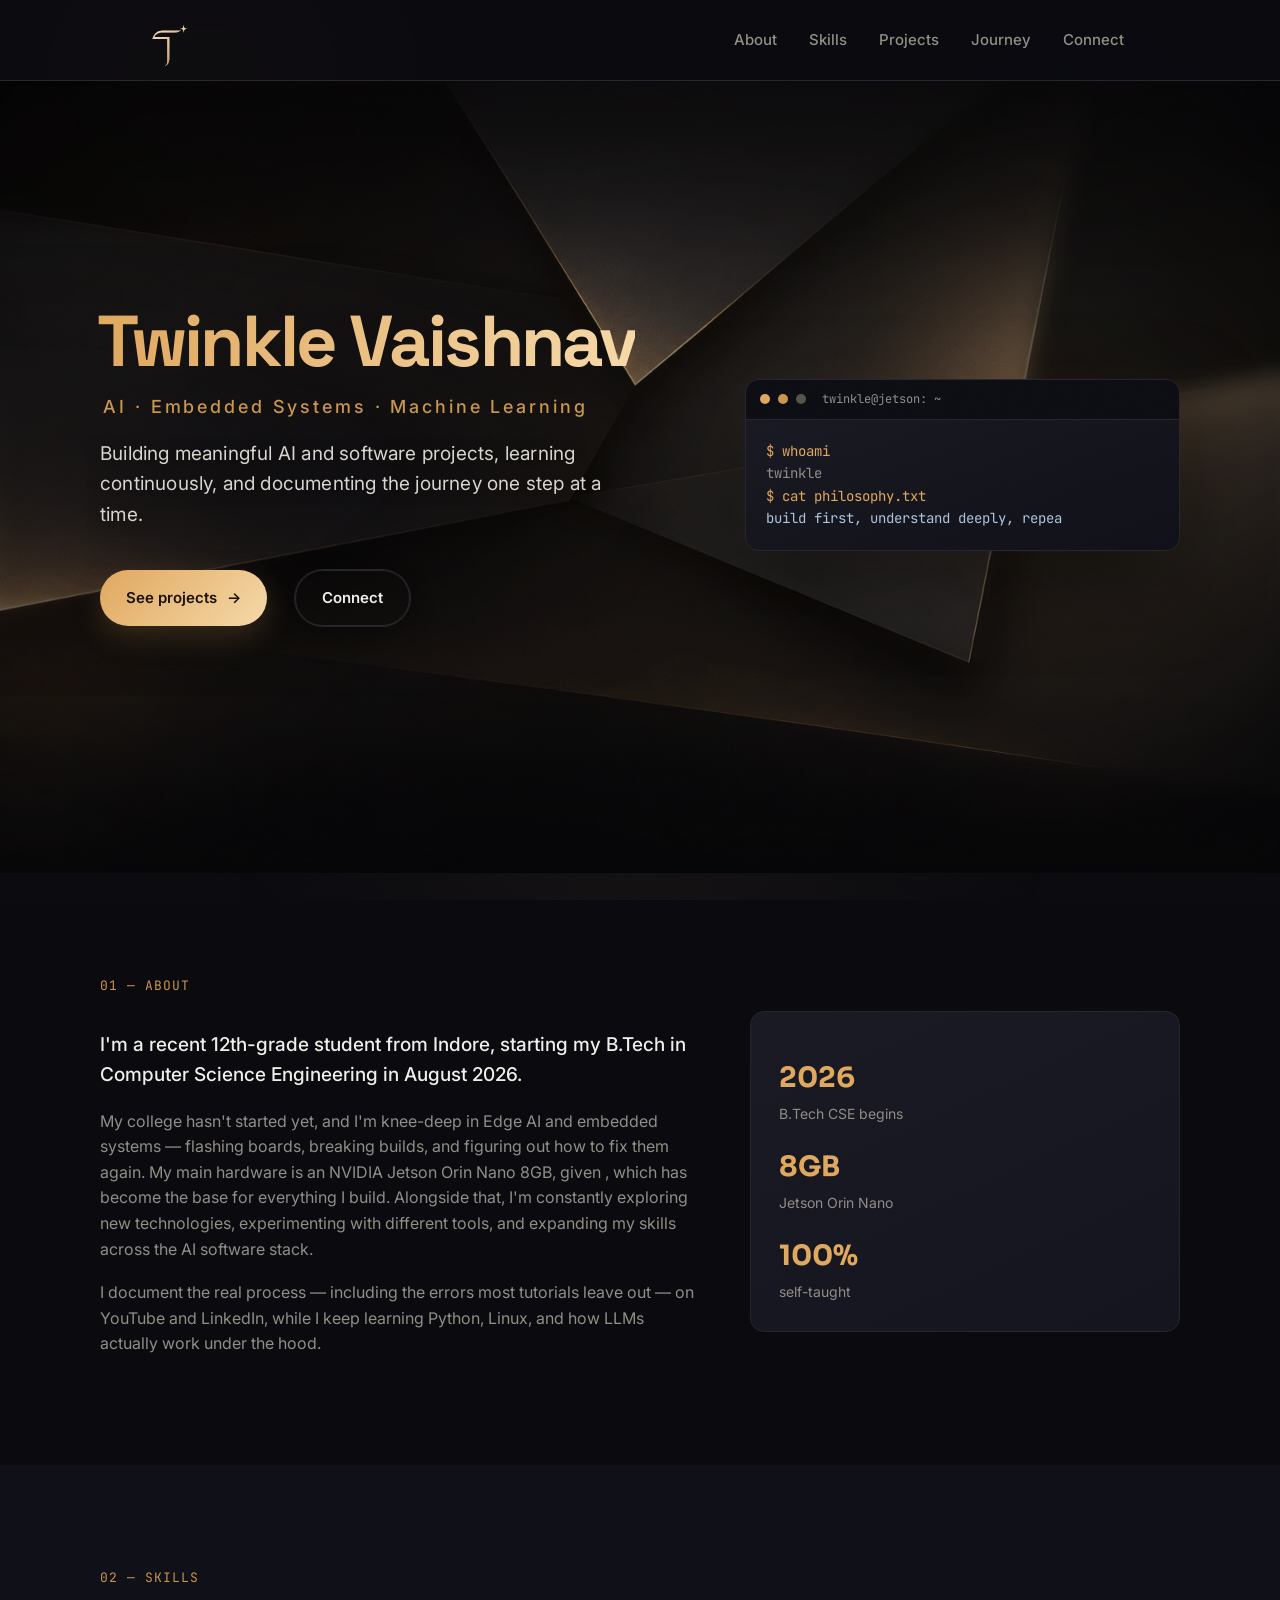
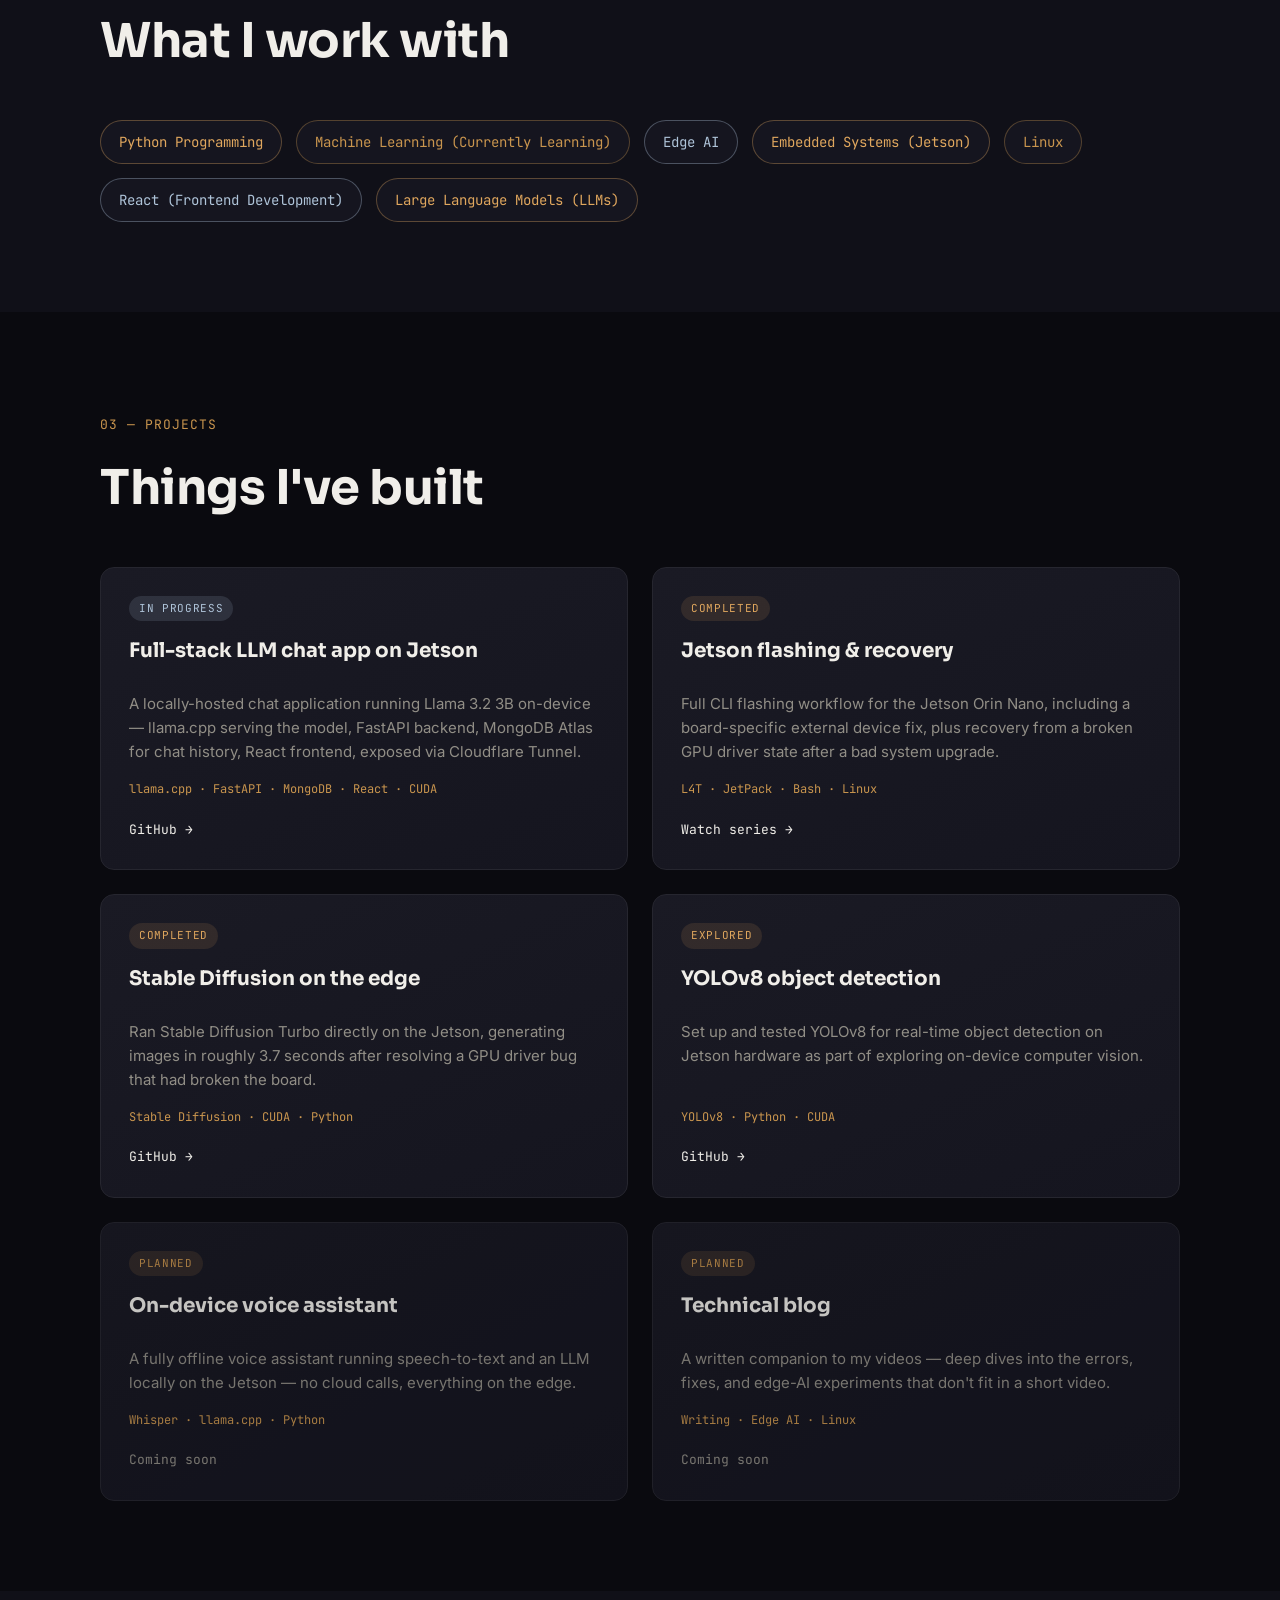
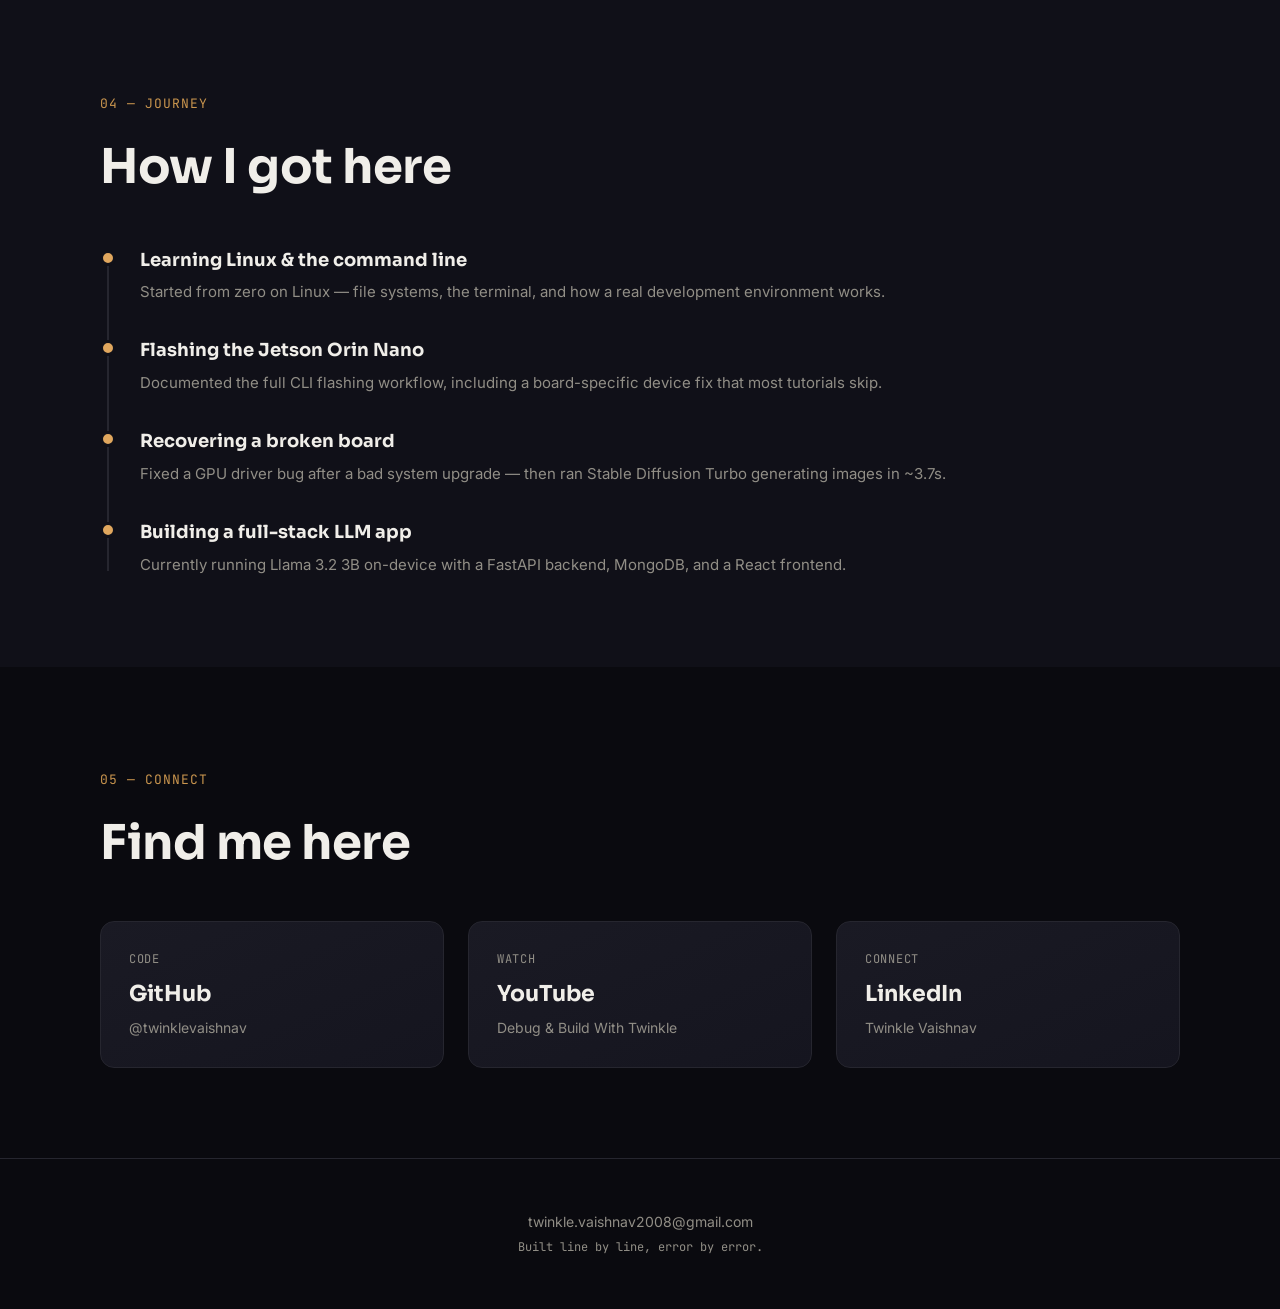
<file: index.html>
<!DOCTYPE html>
<html lang="en">
<head>
<meta charset="UTF-8">
<meta name="viewport" content="width=device-width, initial-scale=1.0">
<title>Twinkle Vaishnav — Edge AI &amp; Embedded Systems Engineer</title>

<!-- SEO -->
<meta name="description" content="Twinkle Vaishnav — self-taught Edge AI and embedded systems builder working on NVIDIA Jetson Orin Nano. Python, Linux, LLMs, documented in public.">
<meta name="author" content="Twinkle Vaishnav">
<meta name="robots" content="index, follow">
<link rel="canonical" href="https://your-domain.com/">

<!-- Open Graph (for LinkedIn / social link previews) -->
<meta property="og:type" content="website">
<meta property="og:title" content="Twinkle Vaishnav — Edge AI &amp; Embedded Systems">
<meta property="og:description" content="Self-taught Edge AI builder. Running AI models on-device with NVIDIA Jetson Orin Nano.">
<meta property="og:url" content="https://your-domain.com/">

<link rel="preconnect" href="https://fonts.googleapis.com">
<link rel="preconnect" href="https://fonts.gstatic.com" crossorigin>
<link href="https://fonts.googleapis.com/css2?family=Space+Grotesk:wght@700&family=Sora:wght@500;600;700&family=Inter:wght@400;500;600&family=JetBrains+Mono:wght@400;500&display=swap" rel="stylesheet">
<link rel="stylesheet" href="style.css">
</head>
<body id="top">

<div class="bg-glow" aria-hidden="true"></div>

<a href="#main" class="skip-link">Skip to content</a>

<header class="nav">
  <div class="nav-bar">
    <a href="#top" class="nav-logo-outer"><img src="logo.png" alt="Twinkle Vaishnav logo" class="nav-logo-img"></a>
    <div class="nav-inner">
      <nav class="nav-links" id="navLinks" aria-label="Primary">
        <a href="#about">About</a>
        <a href="#skills">Skills</a>
        <a href="#projects">Projects</a>
        <a href="#journey">Journey</a>
        <a href="#connect">Connect</a>
      </nav>
      <div class="nav-controls">
        <button class="nav-toggle" id="navToggle" aria-label="Toggle menu" aria-expanded="false" aria-controls="navLinks">
          <span></span><span></span><span></span>
        </button>
      </div>
    </div>
  </div>
</header>

<main id="main">

  <section class="hero">
    <div class="hero-atmosphere" aria-hidden="true">
      <div class="poly-panel poly-top"></div>
      <div class="poly-panel poly-left"></div>
      <div class="poly-panel poly-bottom"></div>
      <div class="poly-panel poly-right"></div>
      <div class="poly-glow"></div>
    </div>
    <div class="hero-veil" aria-hidden="true"></div>

    <div class="hero-content">
      <div class="hero-inner">
        <div class="hero-text-scrim" aria-hidden="true"></div>
        <div class="hero-glass" aria-hidden="true"></div>
        <h1 class="hero-greeting"><span class="accent">Twinkle Vaishnav</span></h1>
        <p class="hero-focus">AI · Embedded Systems · Machine Learning</p>
        <p class="hero-sub">Building meaningful AI and software projects, learning continuously, and documenting the journey one step at a time.</p>

        <div class="hero-actions">
          <a class="btn btn-primary" href="#projects">See projects <span class="btn-arrow" aria-hidden="true">→</span></a>
          <a class="btn btn-ghost" href="#connect">Connect</a>
        </div>
      </div>

      <div class="hero-terminal">
        <div class="terminal" role="img" aria-label="Terminal showing a short reflection on my mindset: build first, understand deeply, repeat — still building, still learning">
          <div class="terminal-bar">
            <span class="tdot r"></span><span class="tdot y"></span><span class="tdot g"></span>
            <span class="terminal-title">twinkle@jetson: ~</span>
          </div>
          <div class="terminal-body" id="terminalBody"></div>
        </div>
      </div>
    </div>
  </section>

  <section class="section reveal" id="about">
    <div class="section-inner">
      <p class="section-label">01 — About</p>
      <div class="about-grid">
        <div class="about-text">
          <p>I'm a recent 12th-grade student from Indore, starting my B.Tech in Computer Science Engineering in August 2026.</p>
          <p>My college hasn't started yet, and I'm knee-deep in Edge AI and embedded systems — flashing boards, breaking builds, and figuring out how to fix them again. My main hardware is an NVIDIA Jetson Orin Nano 8GB, given , which has become the base for everything I build. Alongside that, I'm constantly exploring new technologies, experimenting with different tools, and expanding my skills across the AI software stack.</p>
          <p>I document the real process — including the errors most tutorials leave out — on YouTube and LinkedIn, while I keep learning Python, Linux, and how LLMs actually work under the hood.</p>
        </div>
        <div class="about-stat-card">
          <p class="stat-line"><span class="stat-num">2026</span><span class="stat-label">B.Tech CSE begins</span></p>
          <p class="stat-line"><span class="stat-num">8GB</span><span class="stat-label">Jetson Orin Nano</span></p>
          <p class="stat-line"><span class="stat-num">100%</span><span class="stat-label">self-taught</span></p>
        </div>
      </div>
    </div>
  </section>

  <section class="section alt reveal" id="skills">
    <div class="section-inner">
      <p class="section-label">02 — Skills</p>
      <h2>What I work with</h2>
      <div class="tag-cloud">
        <span class="tag c1">Python Programming</span>
        <span class="tag c2">Machine Learning (Currently Learning)</span>
        <span class="tag c3">Edge AI</span>
        <span class="tag c1">Embedded Systems (Jetson)</span>
        <span class="tag c2">Linux</span>
        <span class="tag c3">React (Frontend Development)</span>
        <span class="tag c1">Large Language Models (LLMs)</span>
      </div>
    </div>
  </section>

  <section class="section reveal" id="projects">
    <div class="section-inner">
      <p class="section-label">03 — Projects</p>
      <h2>Things I've built</h2>
      <div class="project-grid">

        <article class="project-card">
          <span class="status-badge s-progress">In progress</span>
          <h3>Full-stack LLM chat app on Jetson</h3>
          <p class="project-desc">A locally-hosted chat application running Llama 3.2 3B on-device — llama.cpp serving the model, FastAPI backend, MongoDB Atlas for chat history, React frontend, exposed via Cloudflare Tunnel.</p>
          <p class="project-stack">llama.cpp · FastAPI · MongoDB · React · CUDA</p>
          <div class="project-links">
            <a href="https://github.com/twinklevaishnav" target="_blank" rel="noopener noreferrer">GitHub →</a>
          </div>
        </article>

        <article class="project-card">
          <span class="status-badge s-done">Completed</span>
          <h3>Jetson flashing &amp; recovery</h3>
          <p class="project-desc">Full CLI flashing workflow for the Jetson Orin Nano, including a board-specific external device fix, plus recovery from a broken GPU driver state after a bad system upgrade.</p>
          <p class="project-stack">L4T · JetPack · Bash · Linux</p>
          <div class="project-links">
            <a href="https://www.youtube.com/playlist?list=PLaxeH9rdOUm5Hvx1RVHM9fM-ZnBTdy30A" target="_blank" rel="noopener noreferrer">Watch series →</a>
          </div>
        </article>

        <article class="project-card">
          <span class="status-badge s-done">Completed</span>
          <h3>Stable Diffusion on the edge</h3>
          <p class="project-desc">Ran Stable Diffusion Turbo directly on the Jetson, generating images in roughly 3.7 seconds after resolving a GPU driver bug that had broken the board.</p>
          <p class="project-stack">Stable Diffusion · CUDA · Python</p>
          <div class="project-links">
            <a href="https://github.com/twinklevaishnav" target="_blank" rel="noopener noreferrer">GitHub →</a>
          </div>
        </article>

        <article class="project-card">
          <span class="status-badge s-done">Explored</span>
          <h3>YOLOv8 object detection</h3>
          <p class="project-desc">Set up and tested YOLOv8 for real-time object detection on Jetson hardware as part of exploring on-device computer vision.</p>
          <p class="project-stack">YOLOv8 · Python · CUDA</p>
          <div class="project-links">
            <a href="https://github.com/twinklevaishnav" target="_blank" rel="noopener noreferrer">GitHub →</a>
          </div>
        </article>

        <article class="project-card planned">
          <span class="status-badge s-planned">Planned</span>
          <h3>On-device voice assistant</h3>
          <p class="project-desc">A fully offline voice assistant running speech-to-text and an LLM locally on the Jetson — no cloud calls, everything on the edge.</p>
          <p class="project-stack">Whisper · llama.cpp · Python</p>
          <div class="project-links">
            <span class="link-muted">Coming soon</span>
          </div>
        </article>

        <article class="project-card planned">
          <span class="status-badge s-planned">Planned</span>
          <h3>Technical blog</h3>
          <p class="project-desc">A written companion to my videos — deep dives into the errors, fixes, and edge-AI experiments that don't fit in a short video.</p>
          <p class="project-stack">Writing · Edge AI · Linux</p>
          <div class="project-links">
            <span class="link-muted">Coming soon</span>
          </div>
        </article>

      </div>
    </div>
  </section>

  <section class="section alt reveal" id="journey">
    <div class="section-inner">
      <p class="section-label">04 — Journey</p>
      <h2>How I got here</h2>
      <ol class="timeline">
        <li class="timeline-item">
          <span class="timeline-dot"></span>
          <h3>Learning Linux &amp; the command line</h3>
          <p>Started from zero on Linux — file systems, the terminal, and how a real development environment works.</p>
        </li>
        <li class="timeline-item">
          <span class="timeline-dot"></span>
          <h3>Flashing the Jetson Orin Nano</h3>
          <p>Documented the full CLI flashing workflow, including a board-specific device fix that most tutorials skip.</p>
        </li>
        <li class="timeline-item">
          <span class="timeline-dot"></span>
          <h3>Recovering a broken board</h3>
          <p>Fixed a GPU driver bug after a bad system upgrade — then ran Stable Diffusion Turbo generating images in ~3.7s.</p>
        </li>
        <li class="timeline-item">
          <span class="timeline-dot"></span>
          <h3>Building a full-stack LLM app</h3>
          <p>Currently running Llama 3.2 3B on-device with a FastAPI backend, MongoDB, and a React frontend.</p>
        </li>
      </ol>
    </div>
  </section>

  <section class="section reveal" id="connect">
    <div class="section-inner">
      <p class="section-label">05 — Connect</p>
      <h2>Find me here</h2>
      <div class="connect-grid">
        <a class="connect-card gh" href="https://github.com/twinklevaishnav" target="_blank" rel="noopener noreferrer">
          <span class="connect-kicker">Code</span>
          <span class="connect-name">GitHub</span>
          <span class="connect-sub">@twinklevaishnav</span>
        </a>
        <a class="connect-card yt" href="https://www.youtube.com/playlist?list=PLaxeH9rdOUm5Hvx1RVHM9fM-ZnBTdy30A" target="_blank" rel="noopener noreferrer">
          <span class="connect-kicker">Watch</span>
          <span class="connect-name">YouTube</span>
          <span class="connect-sub">Debug &amp; Build With Twinkle</span>
        </a>
        <a class="connect-card li" href="https://www.linkedin.com/in/twinkle-vaishnav-84213a413" target="_blank" rel="noopener noreferrer">
          <span class="connect-kicker">Connect</span>
          <span class="connect-name">LinkedIn</span>
          <span class="connect-sub">Twinkle Vaishnav</span>
        </a>
      </div>
    </div>
  </section>

</main>

<footer class="footer">
  <p><a href="mailto:twinkle.vaishnav2008@gmail.com">twinkle.vaishnav2008@gmail.com</a></p>
  <p class="footer-note">Built line by line, error by error.</p>
</footer>

<script src="script.js"></script>
</body>
</html>
</file>
<file: style.css>
/* ===== Design tokens ===== */
/* Dark cinematic theme (single theme) */
:root {
  --bg: #0A0A0F;
  --bg-soft: #101018;
  --surface: #15151F;
  --surface-2: #1A1A24;
  --border: #26262F;
  --nav-bg: rgba(10, 10, 15, 0.78);

  --text: #F0EEE9;
  --text-muted: #918E86;

  --gold: #E0A75E;
  --gold-soft: #C9954E;
  --ice: #AFC4D9;
  --dot-off: #55544C;

  --beam-color: rgba(224, 167, 94, 0.05);
  --orb-highlight: #3A3A46;
  --orb-mid: #17171F;
  --orb-shadow: #05050A;
  --orb-glow: rgba(224, 167, 94, 0.22);
  --grain-opacity: 0.035;

  --font-display: 'Sora', sans-serif;
  --font-hero-name: 'Space Grotesk', sans-serif;
  --font-body: 'Inter', sans-serif;
  --font-mono: 'JetBrains Mono', monospace;

  --radius: 14px;
  --maxw: 1080px;
  --nav-h: 84px;
}

* { box-sizing: border-box; }
html { scroll-behavior: smooth; }

body {
  margin: 0;
  padding-top: var(--nav-h);
  background: var(--bg);
  color: var(--text);
  font-family: var(--font-body);
  line-height: 1.6;
  overflow-x: hidden;
}

a { color: inherit; text-decoration: none; }
h1, h2, h3 { font-family: var(--font-display); margin: 0; }

/* Film-grain texture over the whole page */
body::after {
  content: "";
  position: fixed;
  inset: 0;
  z-index: 999;
  pointer-events: none;
  opacity: var(--grain-opacity);
  mix-blend-mode: overlay;
  background-image: url("data:image/svg+xml,%3Csvg xmlns='http://www.w3.org/2000/svg' width='140' height='140'%3E%3Cfilter id='n'%3E%3CfeTurbulence type='fractalNoise' baseFrequency='0.9' numOctaves='2' stitchTiles='stitch'/%3E%3C/filter%3E%3Crect width='100%25' height='100%25' filter='url(%23n)'/%3E%3C/svg%3E");
}

/* Accessibility: skip link + focus */
.skip-link {
  position: absolute;
  left: -999px;
  top: 0;
  background: var(--gold);
  color: #1A1206;
  padding: 10px 18px;
  border-radius: 0 0 8px 0;
  z-index: 200;
  font-weight: 600;
}
.skip-link:focus { left: 0; }

a:focus-visible, button:focus-visible {
  outline: 2px solid var(--gold);
  outline-offset: 3px;
  border-radius: 4px;
}

/* Ambient background glow */
.bg-glow {
  position: fixed;
  inset: 0;
  z-index: -1;
  background:
    radial-gradient(600px circle at 15% 10%, rgba(224, 167, 94, 0.10), transparent 60%),
    radial-gradient(500px circle at 85% 30%, rgba(175, 196, 217, 0.08), transparent 60%),
    radial-gradient(700px circle at 50% 90%, rgba(201, 149, 78, 0.06), transparent 60%);
}

/* ===== Nav =====
   Fixed full-width bar that slides up out of view while scrolling down
   and slides back in on scroll up (see script.js), so it never sits on
   top of section content for more than a moment. Height is measured in
   JS into --nav-h, which offsets body/scroll-margin so nothing starts
   out hidden underneath it. */
.nav {
  position: fixed;
  top: 0;
  left: 0;
  right: 0;
  z-index: 100;
  width: 100%;
  background: var(--nav-bg);
  backdrop-filter: blur(14px);
  -webkit-backdrop-filter: blur(14px);
  border-bottom: 1px solid var(--border);
  transform: translateY(0);
  transition: transform 0.3s ease, background 0.25s ease, border-color 0.25s ease, color 0.25s ease;
}
.nav.nav-hidden { transform: translateY(-100%); }
.nav-bar {
  max-width: var(--maxw);
  margin: 0 auto;
  padding: 12px 24px;
  display: flex;
  align-items: center;
  justify-content: space-between;
  gap: 24px;
}
.nav-logo-outer { display: flex; align-items: center; flex-shrink: 0; }
.nav-logo-img { height: 56px; width: auto; display: block; }

.nav-inner {
  flex: 1;
  min-width: 0;
  position: relative;
  display: flex;
  align-items: center;
  justify-content: flex-end;
  gap: 32px;
}

.nav-controls { display: flex; align-items: center; gap: 16px; }

.nav-links {
  display: flex;
  gap: 32px;
  font-size: 15px;
  font-weight: 500;
}
.nav-links a { color: var(--text-muted); transition: color 0.2s; }
.nav-links a:hover { color: var(--gold); }

.nav-toggle {
  display: none;
  flex-direction: column;
  justify-content: center;
  gap: 5px;
  background: none;
  border: none;
  cursor: pointer;
  padding: 8px;
}
.nav-toggle span { width: 22px; height: 2px; background: var(--text); border-radius: 2px; transition: 0.25s; }
.nav-toggle[aria-expanded="true"] span:nth-child(1) { transform: translateY(7px) rotate(45deg); }
.nav-toggle[aria-expanded="true"] span:nth-child(2) { opacity: 0; }
.nav-toggle[aria-expanded="true"] span:nth-child(3) { transform: translateY(-7px) rotate(-45deg); }

/* ===== Hero ===== */
.hero {
  position: relative;
  overflow: hidden;
  padding: 76px 24px 100px;
  min-height: 88vh;
  display: flex;
  align-items: center;
}

.hero-atmosphere {
  position: absolute;
  inset: 0;
  z-index: 0;
  overflow: hidden;
  opacity: 0.86;
  filter: brightness(0.82) saturate(0.85);
}

/* Cinematic letterbox veil: recedes the polygon field at the top/bottom
   edges so it reads as atmosphere rather than the focal point, leaving
   the middle band (where the hero content sits) clearest. */
.hero-veil {
  position: absolute;
  inset: 0;
  z-index: 1;
  pointer-events: none;
  background: linear-gradient(
    180deg,
    rgba(5, 5, 8, 0.4) 0%,
    rgba(5, 5, 8, 0.06) 24%,
    rgba(5, 5, 8, 0.06) 76%,
    rgba(5, 5, 8, 0.45) 100%
  );
}

/* Polygon entrance background: 4 large triangular panels of the same
   image slide in from top/left/bottom/right, one after another, then
   lock into place — together they reconstruct the full image with no
   seams, since each panel is just a clipped view of the same picture
   at the same position. Panels never move again once settled. */
.poly-panel {
  position: absolute;
  inset: 0;
  background-image: url("background-refined.png");
  background-size: cover;
  background-position: center;
  opacity: 0;
  animation-timing-function: cubic-bezier(0.22, 1, 0.36, 1);
  animation-fill-mode: forwards;
}
.poly-top {
  clip-path: polygon(0% 0%, 100% 0%, 50% 50%);
  transform: translateY(-100%);
  animation-name: polyInTop;
  animation-duration: 900ms;
  animation-delay: 0ms;
}
.poly-left {
  clip-path: polygon(0% 0%, 0% 100%, 50% 50%);
  transform: translateX(-100%);
  animation-name: polyInLeft;
  animation-duration: 900ms;
  animation-delay: 200ms;
}
.poly-bottom {
  clip-path: polygon(0% 100%, 100% 100%, 50% 50%);
  transform: translateY(100%);
  animation-name: polyInBottom;
  animation-duration: 900ms;
  animation-delay: 400ms;
}
.poly-right {
  clip-path: polygon(100% 0%, 100% 100%, 50% 50%);
  transform: translateX(100%);
  animation-name: polyInRight;
  animation-duration: 900ms;
  animation-delay: 600ms;
}
@keyframes polyInTop {
  0% { transform: translateY(-100%); opacity: 0; }
  60% { opacity: 1; }
  100% { transform: translateY(0); opacity: 1; }
}
@keyframes polyInLeft {
  0% { transform: translateX(-100%); opacity: 0; }
  60% { opacity: 1; }
  100% { transform: translateX(0); opacity: 1; }
}
@keyframes polyInBottom {
  0% { transform: translateY(100%); opacity: 0; }
  60% { opacity: 1; }
  100% { transform: translateY(0); opacity: 1; }
}
@keyframes polyInRight {
  0% { transform: translateX(100%); opacity: 0; }
  60% { opacity: 1; }
  100% { transform: translateX(0); opacity: 1; }
}

/* Subtle ambient gold glow that appears once all 4 panels have locked */
.poly-glow {
  position: absolute;
  inset: 0;
  background: radial-gradient(120% 90% at 50% 40%, var(--orb-glow), transparent 70%);
  opacity: 0;
  pointer-events: none;
  animation: polyGlowIn 700ms ease-out 1800ms forwards;
}
@keyframes polyGlowIn {
  0% { opacity: 0; }
  100% { opacity: 0.55; }
}

.hero-content {
  position: relative;
  z-index: 2;
  max-width: var(--maxw);
  margin: 0 auto;
  width: 100%;
  display: grid;
  gap: 56px;
  opacity: 0;
  animation: heroContentIn 400ms cubic-bezier(0.22, 1, 0.36, 1) 2000ms forwards;
}
@keyframes heroContentIn {
  0% { opacity: 0; }
  100% { opacity: 1; }
}

.hero-inner { max-width: 640px; position: relative; }

/* Soft readability scrim behind the tagline/buttons only — biased toward
   the lower part of the column so it doesn't dull the name above it. */
.hero-text-scrim {
  position: absolute;
  z-index: -1;
  inset: -60px -90px -70px -110px;
  background: radial-gradient(ellipse farthest-side at 30% 58%,
    rgba(5, 5, 8, 0.34) 0%,
    rgba(5, 5, 8, 0.18) 40%,
    rgba(5, 5, 8, 0.07) 65%,
    transparent 100%);
  pointer-events: none;
}

/* Frosted-glass oval behind the hero text only: blurs/tints the busy
   panel background right under the type, fading out via mask-image so
   it has no hard edge. Its own element (not on the background image),
   sits above the panels but below the text via z-index. */
.hero-glass {
  position: absolute;
  z-index: 1;
  inset: -60px -90px -70px -110px;
  backdrop-filter: blur(11px);
  -webkit-backdrop-filter: blur(11px);
  background: rgba(10, 10, 15, 0.30);
  mask-image: radial-gradient(150% 90% at 6% 50%, #000 30%, transparent 62%);
  -webkit-mask-image: radial-gradient(150% 90% at 6% 50%, #000 30%, transparent 62%);
  pointer-events: none;
}

.hero-greeting {
  position: relative;
  z-index: 2;
  font-family: var(--font-hero-name);
  font-size: clamp(40px, 6vw, 72px);
  font-weight: 700;
  line-height: 1.05;
  letter-spacing: -0.04em;
  color: var(--text);
  margin: 0 0 14px;
  margin-left: -0.04em;
}
.hero-greeting .accent {
  background: linear-gradient(100deg, var(--gold), #F5D9A8);
  -webkit-background-clip: text;
  background-clip: text;
  -webkit-text-fill-color: transparent;
}

.hero-focus {
  position: relative;
  z-index: 2;
  font-family: var(--font-body);
  font-weight: 500;
  font-size: clamp(16px, 1.6vw, 18px);
  line-height: 1.4;
  letter-spacing: 0.16em;
  color: var(--gold-soft);
  margin: 0 0 20px 0.18em;
  max-width: 100%;
}

.hero-sub {
  position: relative;
  z-index: 2;
  font-family: var(--font-body);
  font-weight: 400;
  font-size: clamp(16px, 1.9vw, 19px);
  line-height: 1.6;
  letter-spacing: 0.01em;
  color: #D8D5CE;
  text-shadow: 0 2px 14px rgba(0, 0, 0, 0.5);
  max-width: 42ch;
  margin: 0 0 40px;
}

.hero-terminal { position: relative; z-index: 2; }

.terminal {
  text-align: left;
  background: linear-gradient(160deg, var(--surface-2), var(--bg-soft));
  border: 1px solid var(--border);
  border-radius: var(--radius);
  overflow: hidden;
  box-shadow: 0 30px 80px rgba(0, 0, 0, 0.5), 0 0 40px rgba(224, 167, 94, 0.05);
}
.terminal-bar {
  display: flex; align-items: center; gap: 8px;
  padding: 10px 14px;
  background: #0D0D14;
  border-bottom: 1px solid var(--border);
}
.tdot { width: 10px; height: 10px; border-radius: 50%; display: inline-block; }
.tdot.r { background: var(--gold); }
.tdot.y { background: var(--gold-soft); }
.tdot.g { background: var(--dot-off); }
.terminal-title { margin-left: 8px; font-family: var(--font-mono); font-size: 12px; color: var(--text-muted); }

.terminal-body {
  font-family: var(--font-mono);
  font-size: 14px;
  padding: 20px;
  min-height: 130px;
  color: var(--gold);
  white-space: pre-wrap;
  word-break: break-word;
}
.terminal-body .line-muted { color: var(--text-muted); }
.terminal-body .line-amber { color: var(--ice); }
.terminal-body .cursor {
  display: inline-block; width: 8px; height: 16px;
  background: var(--gold); vertical-align: middle;
  animation: blink 1s steps(1) infinite;
}
@keyframes blink { 50% { opacity: 0; } }

.hero-actions { position: relative; z-index: 2; display: flex; gap: 28px; flex-wrap: wrap; }
.btn {
  padding: 15px 26px; border-radius: 999px;
  font-weight: 600; font-size: 15px;
  transition: transform 0.2s, box-shadow 0.2s;
  display: inline-flex; align-items: center; gap: 10px;
}
.btn:hover { transform: translateY(-2px); }
.btn-primary {
  background: linear-gradient(135deg, var(--gold), #F5D9A8);
  color: #1A1206;
  box-shadow: 0 10px 30px rgba(224, 167, 94, 0.22), 0 8px 24px rgba(0, 0, 0, 0.3);
}
.btn-primary .btn-arrow { transition: transform 0.2s; }
.btn-primary:hover .btn-arrow { transform: translateX(4px); }
.btn-ghost {
  background: transparent;
  border: 1px solid var(--border);
  color: var(--text);
  box-shadow: 0 0 0 1px rgba(240, 238, 233, 0.12), 0 8px 24px rgba(0, 0, 0, 0.3);
}
.btn-ghost:hover { border-color: var(--gold); }

/* Split hero into text + floating terminal on wider screens */
@media (min-width: 900px) {
  .hero-content { grid-template-columns: 1.15fr 0.85fr; align-items: center; }
}

/* ===== Sections =====
   scroll-margin-top uses the measured nav height (set as --nav-h by
   script.js) so every section's heading clears the sticky nav, both on
   anchor-link jumps and on normal scroll. */
.section { padding: 90px 24px; scroll-margin-top: calc(var(--nav-h) + 24px); }
.section.alt { background: var(--bg-soft); }
.section-inner { max-width: var(--maxw); margin: 0 auto; }

.section-label {
  font-family: var(--font-mono);
  color: var(--gold-soft);
  font-size: 13px;
  letter-spacing: 0.08em;
  text-transform: uppercase;
  margin-bottom: 14px;
}
.section h2 { font-size: clamp(30px, 5vw, 48px); font-weight: 700; letter-spacing: -0.01em; margin-bottom: 40px; }

/* Scroll reveal */
.reveal { opacity: 0; transform: translateY(24px); transition: opacity 0.6s ease, transform 0.6s ease; }
.reveal.visible { opacity: 1; transform: none; }

/* About */
.about-grid { display: grid; grid-template-columns: 1.4fr 1fr; gap: 48px; align-items: start; }
.about-text p { color: var(--text-muted); font-size: 16px; margin-bottom: 18px; }
.about-text p:first-child { color: var(--text); font-size: 19px; font-weight: 500; }
.about-stat-card {
  background: linear-gradient(155deg, var(--surface-2), var(--surface));
  border: 1px solid var(--border);
  border-radius: var(--radius);
  padding: 28px;
}
.stat-line { display: flex; flex-direction: column; margin-bottom: 20px; }
.stat-line:last-child { margin-bottom: 0; }
.stat-num { font-family: var(--font-display); font-size: 28px; font-weight: 700; color: var(--gold); }
.stat-label { color: var(--text-muted); font-size: 14px; margin-top: 2px; }

/* Skills */
.tag-cloud { display: flex; flex-wrap: wrap; gap: 14px; }
.tag { font-family: var(--font-mono); font-size: 14px; padding: 10px 18px; border-radius: 999px; border: 1px solid var(--border); background: var(--surface); }
.tag.c1 { color: var(--gold); border-color: rgba(224, 167, 94, 0.35); }
.tag.c2 { color: var(--gold-soft); border-color: rgba(201, 149, 78, 0.35); }
.tag.c3 { color: var(--ice); border-color: rgba(175, 196, 217, 0.35); }

/* Projects */
.project-grid { display: grid; grid-template-columns: repeat(2, 1fr); gap: 24px; }
.project-card {
  position: relative;
  background: linear-gradient(155deg, var(--surface-2), var(--surface));
  border: 1px solid var(--border);
  border-radius: var(--radius);
  padding: 28px;
  display: flex;
  flex-direction: column;
  transition: border-color 0.2s, transform 0.2s, box-shadow 0.2s;
}
.project-card:hover { border-color: var(--gold); transform: translateY(-4px); box-shadow: 0 20px 50px rgba(224, 167, 94, 0.08); }
.project-card.planned { opacity: 0.82; }

.status-badge {
  align-self: flex-start;
  font-family: var(--font-mono);
  font-size: 11px;
  text-transform: uppercase;
  letter-spacing: 0.06em;
  padding: 4px 10px;
  border-radius: 999px;
  margin-bottom: 14px;
}
.s-done { color: var(--gold); background: rgba(224, 167, 94, 0.12); }
.s-progress { color: var(--ice); background: rgba(175, 196, 217, 0.14); }
.s-planned { color: var(--gold-soft); background: rgba(201, 149, 78, 0.14); }

.project-card h3 { font-size: 20px; margin-bottom: 10px; }
.project-desc { color: var(--text-muted); font-size: 15px; margin-bottom: 16px; flex-grow: 1; }
.project-stack { font-family: var(--font-mono); font-size: 12px; color: var(--gold-soft); margin: 0 0 16px; }
.project-links a { font-family: var(--font-mono); font-size: 13px; color: var(--text); transition: color 0.2s; }
.project-links a:hover { color: var(--gold); }
.link-muted { font-family: var(--font-mono); font-size: 13px; color: var(--text-muted); }

/* Timeline */
.timeline { list-style: none; padding: 0; margin: 0; position: relative; }
.timeline::before {
  content: ""; position: absolute; left: 7px; top: 6px; bottom: 6px;
  width: 2px; background: var(--border);
}
.timeline-item { position: relative; padding: 0 0 32px 40px; }
.timeline-item:last-child { padding-bottom: 0; }
.timeline-dot {
  position: absolute; left: 0; top: 4px;
  width: 16px; height: 16px; border-radius: 50%;
  background: var(--gold); border: 3px solid var(--bg-soft);
}
.timeline-item h3 { font-size: 18px; margin-bottom: 6px; }
.timeline-item p { color: var(--text-muted); font-size: 15px; margin: 0; }

/* Connect */
.connect-grid { display: grid; grid-template-columns: repeat(3, 1fr); gap: 24px; }
.connect-card {
  background: linear-gradient(155deg, var(--surface-2), var(--surface));
  border: 1px solid var(--border);
  border-radius: var(--radius);
  padding: 28px;
  display: flex; flex-direction: column; gap: 6px;
  transition: transform 0.2s, border-color 0.2s, box-shadow 0.2s;
}
.connect-card:hover { transform: translateY(-4px); box-shadow: 0 20px 50px rgba(0, 0, 0, 0.3); }
.connect-card.gh:hover { border-color: var(--gold); }
.connect-card.yt:hover { border-color: var(--gold-soft); }
.connect-card.li:hover { border-color: var(--ice); }
.connect-kicker { font-family: var(--font-mono); font-size: 12px; color: var(--text-muted); text-transform: uppercase; letter-spacing: 0.06em; }
.connect-name { font-family: var(--font-display); font-size: 22px; font-weight: 700; color: var(--text); }
.connect-sub { color: var(--text-muted); font-size: 14px; }

/* Footer */
.footer { text-align: center; padding: 48px 24px; border-top: 1px solid var(--border); color: var(--text-muted); font-size: 14px; }
.footer p { margin: 4px 0; }
.footer a:hover { color: var(--gold); }
.footer-note { font-family: var(--font-mono); font-size: 12px; }

/* ===== Responsive: tablet ===== */
@media (max-width: 860px) {
  .about-grid { grid-template-columns: 1fr; }
  .project-grid { grid-template-columns: 1fr; }
  .connect-grid { grid-template-columns: 1fr; }
}

/* ===== Responsive: mobile ===== */
@media (max-width: 640px) {
  :root { --nav-h: 60px; }
  .nav-bar { gap: 12px; padding: 8px 20px; }
  .nav-logo-img { height: 40px; }
  .nav-toggle { display: flex; }
  .nav-links {
    position: absolute; top: calc(100% + 14px); left: 0; right: 0;
    background: var(--bg-soft); border: 1px solid var(--border); border-radius: var(--radius);
    flex-direction: column; gap: 0;
    max-height: 0; overflow: hidden;
    transition: max-height 0.25s ease;
  }
  .nav-links.open { max-height: 320px; }
  .nav-links a { padding: 16px 24px; border-bottom: 1px solid var(--border); }
  .hero { padding: 56px 20px 48px; min-height: auto; }
  .section { padding: 60px 20px; }
  .hero-sub { font-size: 16px; }
  .terminal-body { font-size: 12px; padding: 16px; }
}

/* Smooth transitions */
.terminal, .about-stat-card, .tag, .project-card,
.connect-card, .footer, .nav-links {
  transition: background 0.25s ease, border-color 0.25s ease, color 0.25s ease;
}

/* Respect reduced motion */
@media (prefers-reduced-motion: reduce) {
  html { scroll-behavior: auto; }
  .cursor { animation: none; opacity: 1; }
  .reveal { opacity: 1; transform: none; transition: none; }
  .btn:hover, .project-card:hover, .connect-card:hover { transform: none; }
  .poly-panel, .hero-content {
    animation: none;
    opacity: 1;
    transform: none;
  }
  .poly-glow { animation: none; opacity: 0.55; transform: none; }
}
</file>
